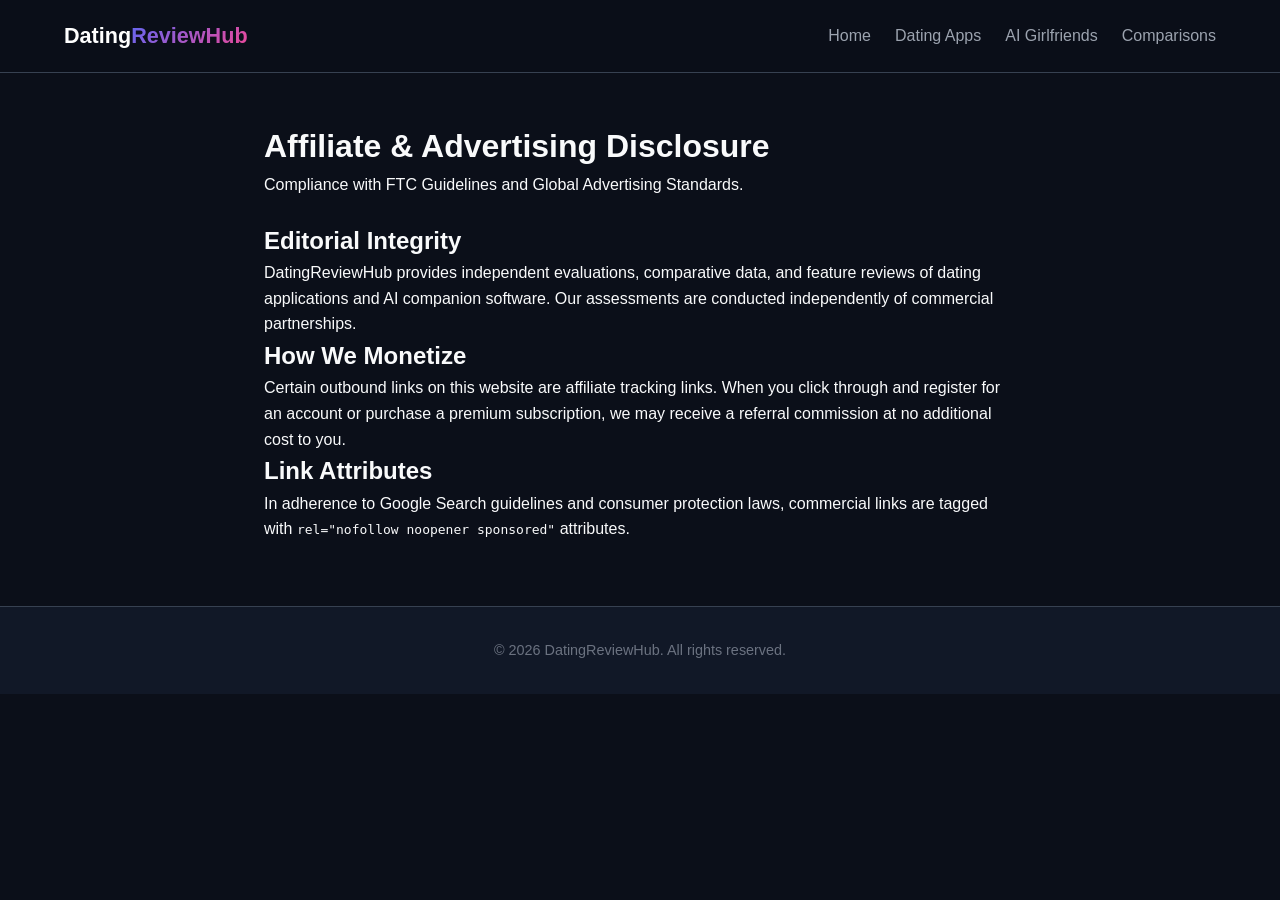
<file: affiliate-disclosure.html>
<!DOCTYPE html>
<html lang="en">
<head>
  <meta charset="UTF-8">
  <meta name="viewport" content="width=device-width, initial-scale=1.0">
  <title>Affiliate Disclosure | DatingReviewHub</title>
  <meta name="description" content="FTC affiliate disclosure and advertising transparency policy.">
  <link rel="stylesheet" href="css/style.css">
</head>
<body>

  <header class="site-header">
    <div class="container navbar">
      <a href="index.html" class="brand">Dating<span>ReviewHub</span></a>
      <nav>
        <ul class="nav-links">
          <li><a href="index.html">Home</a></li>
          <li><a href="dating-apps.html">Dating Apps</a></li>
          <li><a href="ai-girlfriend.html">AI Girlfriends</a></li>
          <li><a href="comparisons.html">Comparisons</a></li>
        </ul>
      </nav>
    </div>
  </header>

  <main class="container" style="padding-top: 3rem; max-width: 800px;">
    <h1>Affiliate & Advertising Disclosure</h1>
    <p>Compliance with FTC Guidelines and Global Advertising Standards.</p>

    <section style="margin-top: 1.5rem;">
      <h2>Editorial Integrity</h2>
      <p>DatingReviewHub provides independent evaluations, comparative data, and feature reviews of dating applications and AI companion software. Our assessments are conducted independently of commercial partnerships.</p>

      <h2>How We Monetize</h2>
      <p>Certain outbound links on this website are affiliate tracking links. When you click through and register for an account or purchase a premium subscription, we may receive a referral commission at no additional cost to you.</p>

      <h2>Link Attributes</h2>
      <p>In adherence to Google Search guidelines and consumer protection laws, commercial links are tagged with <code>rel="nofollow noopener sponsored"</code> attributes.</p>
    </section>
  </main>

  <footer class="site-footer">
    <div class="container">
      <p>&copy; 2026 DatingReviewHub. All rights reserved.</p>
    </div>
  </footer>

</body>
</html>
</file>
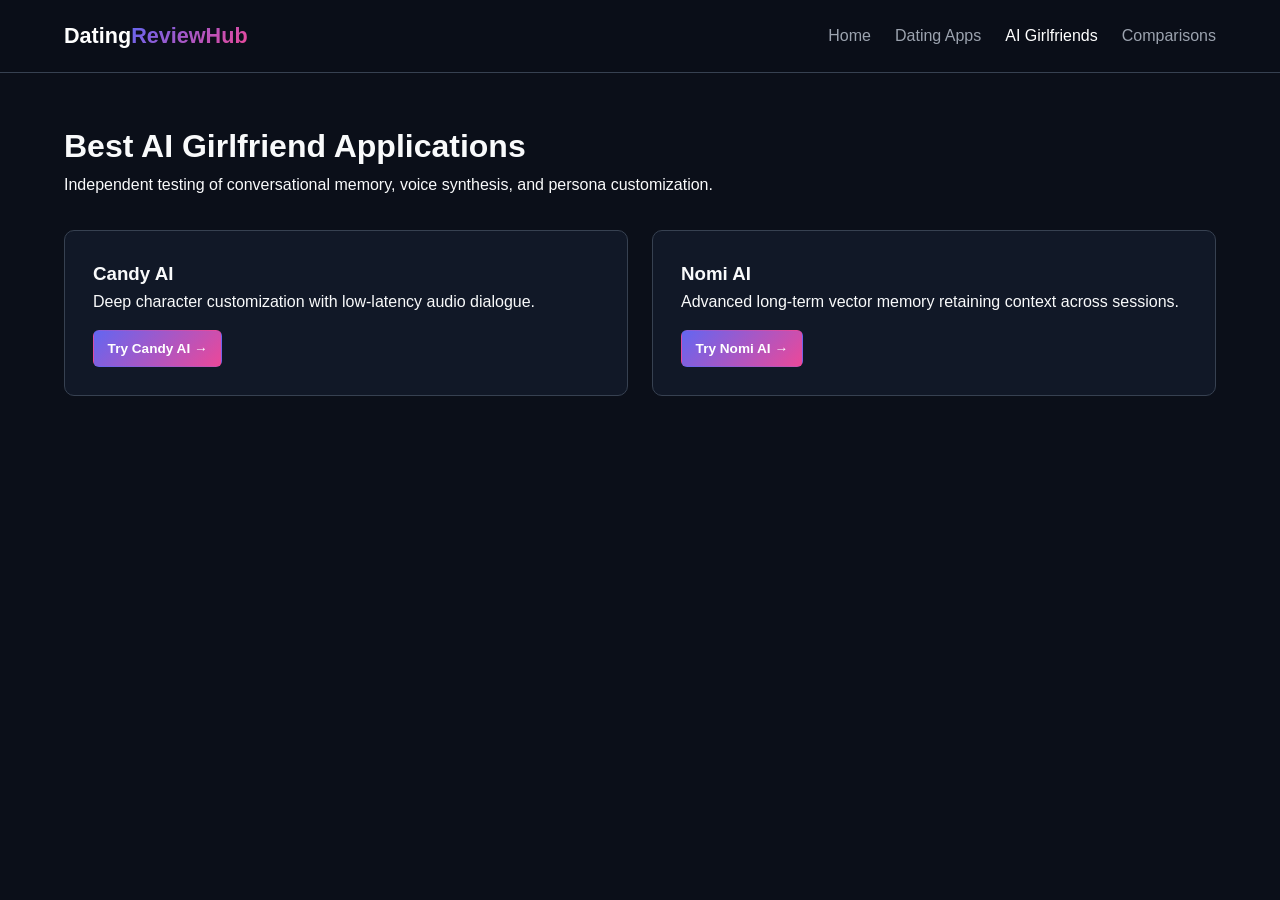
<file: ai-girlfriend.html>
<!DOCTYPE html>
<html lang="en">
<head>
  <meta charset="UTF-8">
  <meta name="viewport" content="width=device-width, initial-scale=1.0">
  <title>Best AI Girlfriend Apps | DatingReviewHub</title>
  <link rel="stylesheet" href="css/style.css">
</head>
<body>
  <header class="site-header">
    <div class="container navbar">
      <a href="index.html" class="brand">Dating<span>ReviewHub</span></a>
      <nav>
        <ul class="nav-links">
          <li><a href="index.html">Home</a></li>
          <li><a href="dating-apps.html">Dating Apps</a></li>
          <li><a href="ai-girlfriend.html" class="active">AI Girlfriends</a></li>
          <li><a href="comparisons.html">Comparisons</a></li>
        </ul>
      </nav>
    </div>
  </header>
  <main class="container" style="padding-top: 3rem;">
    <h1>Best AI Girlfriend Applications</h1>
    <p style="margin-bottom: 2rem;">Independent testing of conversational memory, voice synthesis, and persona customization.</p>
    <div class="grid grid-2">
      <div class="card">
        <h3>Candy AI</h3>
        <p>Deep character customization with low-latency audio dialogue.</p>
        <div style="margin-top: 1rem;"><a href="#" data-affiliate="candy-ai" class="btn btn-primary btn-sm">Try Candy AI →</a></div>
      </div>
      <div class="card">
        <h3>Nomi AI</h3>
        <p>Advanced long-term vector memory retaining context across sessions.</p>
        <div style="margin-top: 1rem;"><a href="#" data-affiliate="nomi-ai" class="btn btn-primary btn-sm">Try Nomi AI →</a></div>
      </div>
    </div>
  </main>
  <script src="js/affiliate-links.js"></script>
</body>
</html>
</file>
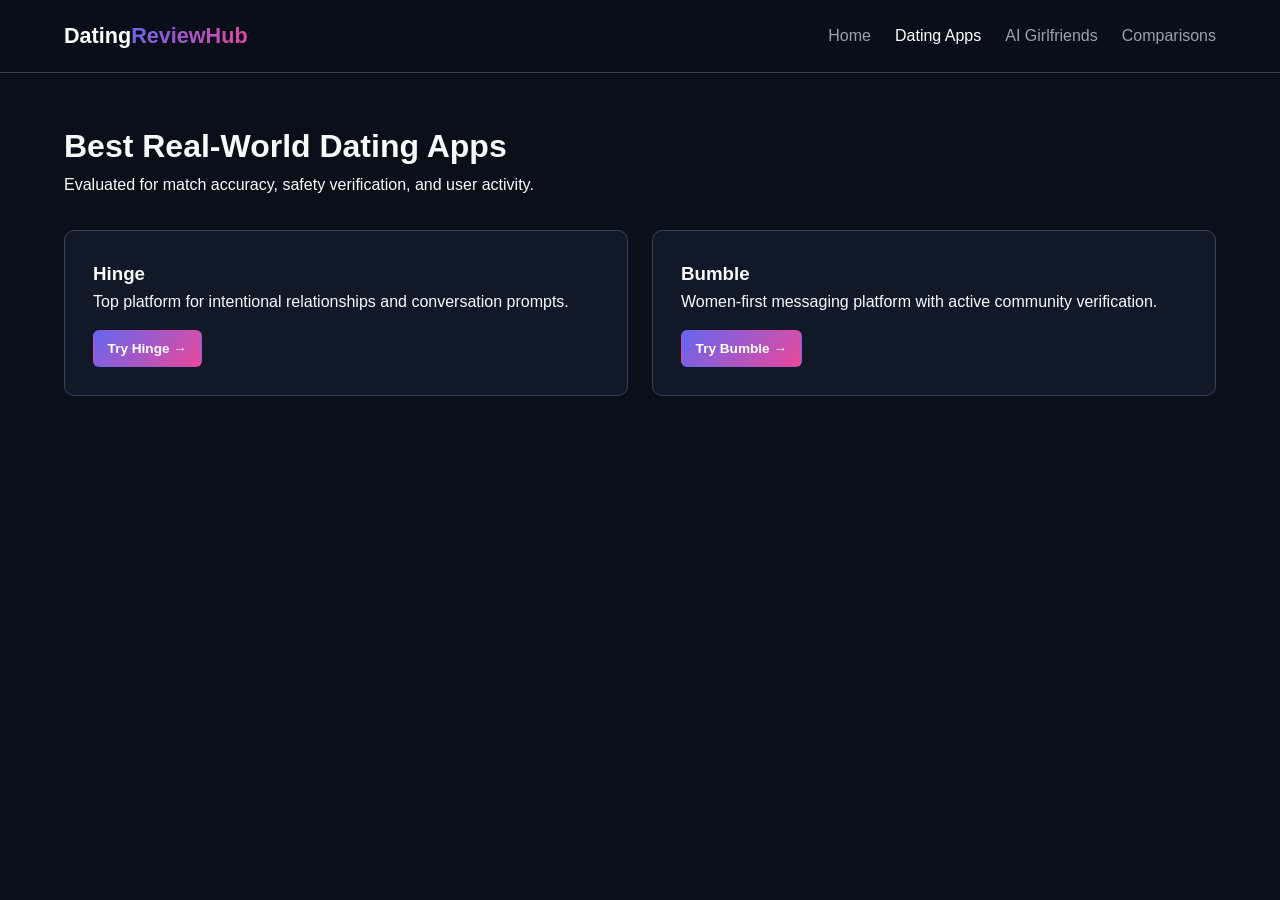
<file: dating-apps.html>
<!DOCTYPE html>
<html lang="en">
<head>
  <meta charset="UTF-8">
  <meta name="viewport" content="width=device-width, initial-scale=1.0">
  <title>Best Dating Apps | DatingReviewHub</title>
  <link rel="stylesheet" href="css/style.css">
</head>
<body>
  <header class="site-header">
    <div class="container navbar">
      <a href="index.html" class="brand">Dating<span>ReviewHub</span></a>
      <nav>
        <ul class="nav-links">
          <li><a href="index.html">Home</a></li>
          <li><a href="dating-apps.html" class="active">Dating Apps</a></li>
          <li><a href="ai-girlfriend.html">AI Girlfriends</a></li>
          <li><a href="comparisons.html">Comparisons</a></li>
        </ul>
      </nav>
    </div>
  </header>
  <main class="container" style="padding-top: 3rem;">
    <h1>Best Real-World Dating Apps</h1>
    <p style="margin-bottom: 2rem;">Evaluated for match accuracy, safety verification, and user activity.</p>
    <div class="grid grid-2">
      <div class="card">
        <h3>Hinge</h3>
        <p>Top platform for intentional relationships and conversation prompts.</p>
        <div style="margin-top: 1rem;"><a href="#" data-affiliate="hinge" class="btn btn-primary btn-sm">Try Hinge →</a></div>
      </div>
      <div class="card">
        <h3>Bumble</h3>
        <p>Women-first messaging platform with active community verification.</p>
        <div style="margin-top: 1rem;"><a href="#" data-affiliate="bumble" class="btn btn-primary btn-sm">Try Bumble →</a></div>
      </div>
    </div>
  </main>
  <script src="js/affiliate-links.js"></script>
</body>
</html>
</file>
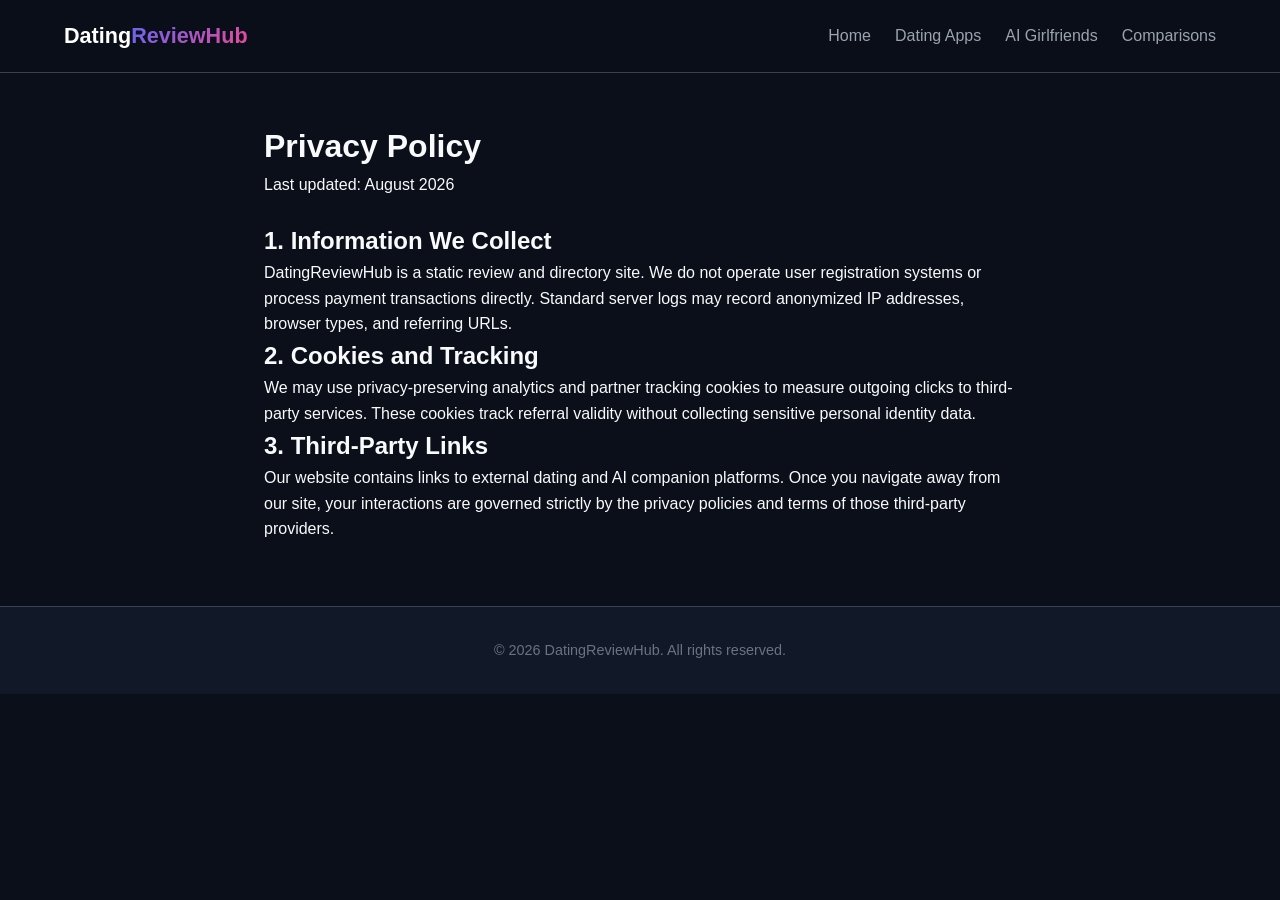
<file: privacy-policy.html>
<!DOCTYPE html>
<html lang="en">
<head>
  <meta charset="UTF-8">
  <meta name="viewport" content="width=device-width, initial-scale=1.0">
  <title>Privacy Policy | DatingReviewHub</title>
  <meta name="description" content="Privacy Policy for DatingReviewHub.">
  <link rel="stylesheet" href="css/style.css">
</head>
<body>

  <header class="site-header">
    <div class="container navbar">
      <a href="index.html" class="brand">Dating<span>ReviewHub</span></a>
      <nav>
        <ul class="nav-links">
          <li><a href="index.html">Home</a></li>
          <li><a href="dating-apps.html">Dating Apps</a></li>
          <li><a href="ai-girlfriend.html">AI Girlfriends</a></li>
          <li><a href="comparisons.html">Comparisons</a></li>
        </ul>
      </nav>
    </div>
  </header>

  <main class="container" style="padding-top: 3rem; max-width: 800px;">
    <h1>Privacy Policy</h1>
    <p>Last updated: August 2026</p>

    <section style="margin-top: 1.5rem;">
      <h2>1. Information We Collect</h2>
      <p>DatingReviewHub is a static review and directory site. We do not operate user registration systems or process payment transactions directly. Standard server logs may record anonymized IP addresses, browser types, and referring URLs.</p>

      <h2>2. Cookies and Tracking</h2>
      <p>We may use privacy-preserving analytics and partner tracking cookies to measure outgoing clicks to third-party services. These cookies track referral validity without collecting sensitive personal identity data.</p>

      <h2>3. Third-Party Links</h2>
      <p>Our website contains links to external dating and AI companion platforms. Once you navigate away from our site, your interactions are governed strictly by the privacy policies and terms of those third-party providers.</p>
    </section>
  </main>

  <footer class="site-footer">
    <div class="container">
      <p>&copy; 2026 DatingReviewHub. All rights reserved.</p>
    </div>
  </footer>

</body>
</html>
</file>
<file: css/style.css>
:root {
  --bg-primary: #0b0f19;
  --bg-surface: #111827;
  --bg-surface-elevated: #1f2937;
  --border-color: #374151;
  --text-primary: #f9fafb;
  --text-secondary: #9ca3af;
  --text-muted: #6b7280;
  --accent-primary: #6366f1;
  --accent-gradient: linear-gradient(135deg, #6366f1 0%, #ec4899 100%);
  --success: #10b981;
  --warning: #f59e0b;
  --radius-md: 10px;
  --radius-sm: 6px;
}
*, *::before, *::after { box-sizing: border-box; margin: 0; padding: 0; }
body { font-family: -apple-system, BlinkMacSystemFont, "Segoe UI", Roboto, sans-serif; background-color: var(--bg-primary); color: var(--text-primary); line-height: 1.6; }
a { color: var(--accent-primary); text-decoration: none; }
.container { max-width: 1200px; margin: 0 auto; padding: 0 1.5rem; }
.site-header { background: rgba(11,15,25,0.9); backdrop-filter: blur(8px); position: sticky; top: 0; z-index: 100; border-bottom: 1px solid var(--border-color); }
.navbar { display: flex; justify-content: space-between; align-items: center; height: 4.5rem; }
.brand { font-size: 1.35rem; font-weight: 800; color: #fff; }
.brand span { background: var(--accent-gradient); -webkit-background-clip: text; -webkit-text-fill-color: transparent; }
.nav-links { display: flex; list-style: none; gap: 1.5rem; }
.nav-links a { color: var(--text-secondary); font-weight: 500; }
.nav-links a.active, .nav-links a:hover { color: #fff; }
.hero { padding: 5rem 0 3rem; text-align: center; }
.hero h1 { font-size: 2.75rem; margin-bottom: 1rem; }
.hero p { color: var(--text-secondary); font-size: 1.2rem; max-width: 700px; margin: 0 auto 2rem; }
.btn { display: inline-flex; align-items: center; justify-content: center; font-weight: 600; padding: 0.65rem 1.25rem; border-radius: var(--radius-sm); cursor: pointer; border: 1px solid transparent; }
.btn-primary { background: var(--accent-gradient); color: #fff; }
.btn-secondary { background: var(--bg-surface-elevated); border-color: var(--border-color); color: #fff; }
.btn-sm { padding: 0.4rem 0.85rem; font-size: 0.85rem; }
.grid { display: grid; gap: 1.5rem; }
.grid-2 { grid-template-columns: repeat(auto-fit, minmax(320px, 1fr)); }
.card { background: var(--bg-surface); border: 1px solid var(--border-color); border-radius: var(--radius-md); padding: 1.75rem; display: flex; flex-direction: column; }
.card-header { display: flex; justify-content: space-between; align-items: flex-start; margin-bottom: 0.75rem; }
.badge { padding: 0.25rem 0.5rem; border-radius: 999px; font-size: 0.75rem; font-weight: 700; background: rgba(245,158,11,0.15); color: var(--warning); border: 1px solid rgba(245,158,11,0.3); }
.disclosure-box { background: rgba(99,102,241,0.08); border: 1px solid rgba(99,102,241,0.2); border-radius: var(--radius-sm); padding: 0.85rem; margin: 2rem 0; font-size: 0.85rem; color: var(--text-secondary); }
.table-responsive { width: 100%; overflow-x: auto; background: var(--bg-surface); border: 1px solid var(--border-color); border-radius: var(--radius-md); }
table.comparison-table { width: 100%; border-collapse: collapse; text-align: left; }
table.comparison-table th, table.comparison-table td { padding: 1rem; border-bottom: 1px solid var(--border-color); }
table.comparison-table th { background: var(--bg-surface-elevated); }
.site-footer { background: var(--bg-surface); border-top: 1px solid var(--border-color); padding: 2rem 0; margin-top: 4rem; text-align: center; color: var(--text-muted); font-size: 0.9rem; }
@media(max-width: 768px) { .hero h1 { font-size: 2rem; } .nav-links { display: none; } }
</file>
